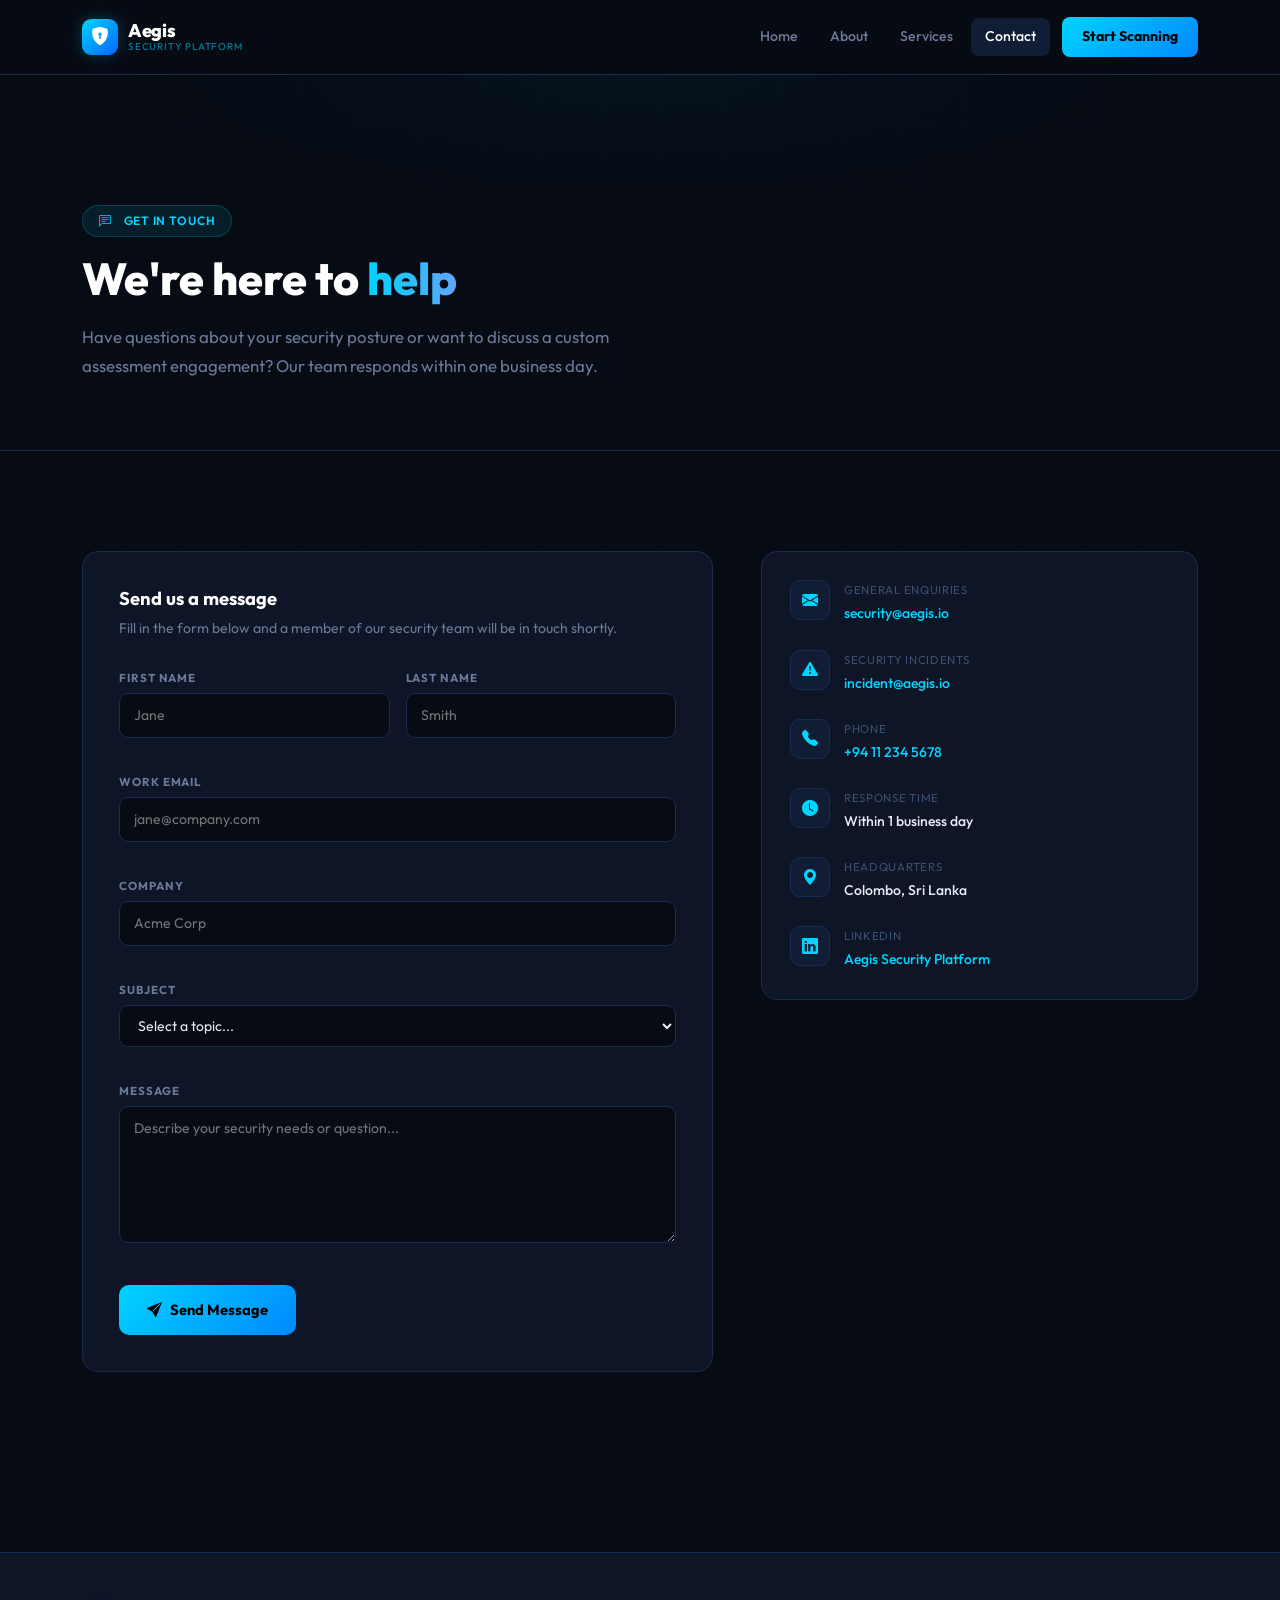
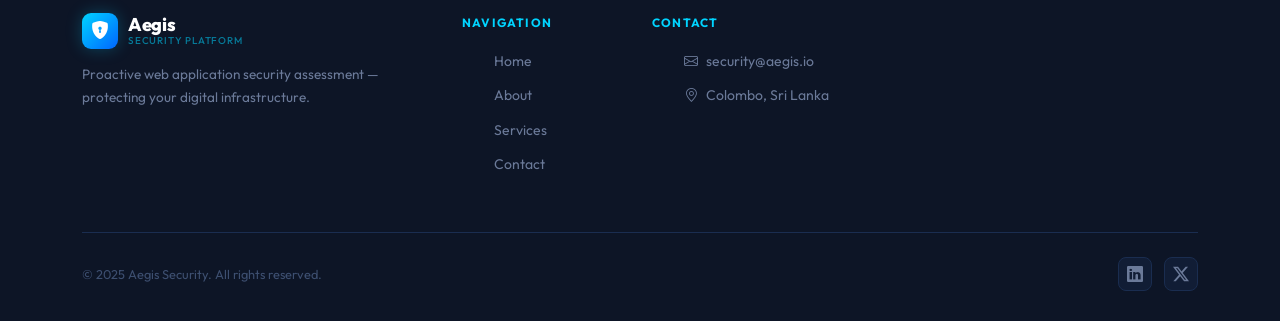
<file: frontend/contact.html>
<!DOCTYPE html>
<html lang="en">
<head>
  <meta charset="UTF-8"/>
  <meta name="viewport" content="width=device-width,initial-scale=1"/>
  <title>Contact — Aegis Security</title>
  <link href="https://cdn.jsdelivr.net/npm/bootstrap@5.3.3/dist/css/bootstrap.min.css" rel="stylesheet"/>
  <link href="https://cdn.jsdelivr.net/npm/bootstrap-icons@1.11.3/font/bootstrap-icons.min.css" rel="stylesheet"/>
  <link rel="stylesheet" href="css/global.css"/>
  <link rel="stylesheet" href="css/contact.css"/>
</head>
<body>

<!-- ══ NAVBAR ══════════════════════════════════════════ -->
<nav class="navbar navbar-expand-lg aegis-navbar fixed-top">
  <div class="container">
    <a class="navbar-brand" href="index.html">
      <div class="brand-icon"><i class="bi bi-shield-lock-fill"></i></div>
      <div class="brand-text">
        <span class="brand-name">Aegis</span>
        <span class="brand-sub">Security Platform</span>
      </div>
    </a>
    <button class="navbar-toggler" type="button" data-bs-toggle="collapse" data-bs-target="#navMenu">
      <span class="navbar-toggler-icon"></span>
    </button>
    <div class="collapse navbar-collapse" id="navMenu">
      <ul class="navbar-nav ms-auto align-items-lg-center gap-1">
        <li class="nav-item"><a class="nav-link" href="index.html">Home</a></li>
        <li class="nav-item"><a class="nav-link" href="about.html">About</a></li>
        <li class="nav-item"><a class="nav-link" href="services.html">Services</a></li>
        <li class="nav-item"><a class="nav-link active" href="contact.html">Contact</a></li>
        <li class="nav-item ms-lg-2"><a class="nav-link nav-cta" href="scanner.html">Start Scanning</a></li>
      </ul>
    </div>
  </div>
</nav>

<!-- ══ PAGE HERO ══════════════════════════════════════ -->
<section class="page-hero">
  <div class="container">
    <div class="sec-badge"><i class="bi bi-chat-left-text me-1"></i>Get in Touch</div>
    <h1 class="sec-title">We're here to <span class="hi">help</span></h1>
    <p class="sec-lead">Have questions about your security posture or want to discuss a custom assessment engagement? Our team responds within one business day.</p>
  </div>
</section>

<!-- ══ CONTACT BODY ═══════════════════════════════════ -->
<section class="sec-pad">
  <div class="container">
    <div class="row g-5">

      <!-- Form -->
      <div class="col-lg-7">
        <div class="contact-form-wrap">
          <h3>Send us a message</h3>
          <p>Fill in the form below and a member of our security team will be in touch shortly.</p>

          <div id="form-status" class="mb-4 hidden"></div>

          <div class="row g-3">
            <div class="col-sm-6">
              <div class="form-group-custom">
                <label class="form-label-custom">First Name</label>
                <input type="text" id="f-first" class="form-control-custom" placeholder="Jane"/>
              </div>
            </div>
            <div class="col-sm-6">
              <div class="form-group-custom">
                <label class="form-label-custom">Last Name</label>
                <input type="text" id="f-last" class="form-control-custom" placeholder="Smith"/>
              </div>
            </div>
            <div class="col-12">
              <div class="form-group-custom">
                <label class="form-label-custom">Work Email</label>
                <input type="email" id="f-email" class="form-control-custom" placeholder="jane@company.com"/>
              </div>
            </div>
            <div class="col-12">
              <div class="form-group-custom">
                <label class="form-label-custom">Company</label>
                <input type="text" id="f-company" class="form-control-custom" placeholder="Acme Corp"/>
              </div>
            </div>
            <div class="col-12">
              <div class="form-group-custom">
                <label class="form-label-custom">Subject</label>
                <select id="f-subject" class="form-control-custom">
                  <option value="">Select a topic...</option>
                  <option>Vulnerability Assessment Enquiry</option>
                  <option>Penetration Testing Quote</option>
                  <option>Compliance Reporting</option>
                  <option>Technical Support</option>
                  <option>Partnership</option>
                  <option>Other</option>
                </select>
              </div>
            </div>
            <div class="col-12">
              <div class="form-group-custom">
                <label class="form-label-custom">Message</label>
                <textarea id="f-message" class="form-control-custom" rows="5" placeholder="Describe your security needs or question..."></textarea>
              </div>
            </div>
            <div class="col-12">
              <button class="btn-primary-custom" onclick="submitForm()">
                <i class="bi bi-send-fill"></i> Send Message
              </button>
            </div>
          </div>
        </div>
      </div>

      <!-- Info -->
      <div class="col-lg-5">
        <div class="contact-info-card">
          <div class="info-item">
            <div class="info-icon"><i class="bi bi-envelope-fill"></i></div>
            <div>
              <div class="info-label">General Enquiries</div>
              <div class="info-val"><a href="mailto:security@aegis.io">security@aegis.io</a></div>
            </div>
          </div>
          <div class="info-item">
            <div class="info-icon"><i class="bi bi-exclamation-triangle-fill"></i></div>
            <div>
              <div class="info-label">Security Incidents</div>
              <div class="info-val"><a href="mailto:incident@aegis.io">incident@aegis.io</a></div>
            </div>
          </div>
          <div class="info-item">
            <div class="info-icon"><i class="bi bi-telephone-fill"></i></div>
            <div>
              <div class="info-label">Phone</div>
              <div class="info-val"><a href="tel:+94112345678">+94 11 234 5678</a></div>
            </div>
          </div>
          <div class="info-item">
            <div class="info-icon"><i class="bi bi-clock-fill"></i></div>
            <div>
              <div class="info-label">Response Time</div>
              <div class="info-val">Within 1 business day</div>
            </div>
          </div>
          <div class="info-item">
            <div class="info-icon"><i class="bi bi-geo-alt-fill"></i></div>
            <div>
              <div class="info-label">Headquarters</div>
              <div class="info-val">Colombo, Sri Lanka</div>
            </div>
          </div>
          <div class="info-item">
            <div class="info-icon"><i class="bi bi-linkedin"></i></div>
            <div>
              <div class="info-label">LinkedIn</div>
              <div class="info-val"><a href="#">Aegis Security Platform</a></div>
            </div>
          </div>
        </div>
      </div>

    </div>
  </div>
</section>

<!-- ══ FOOTER ══════════════════════════════════════════ -->
<footer>
  <div class="container">
    <div class="row g-4">
      <div class="col-lg-4">
        <a class="footer-brand" href="index.html">
          <div class="brand-icon"><i class="bi bi-shield-lock-fill"></i></div>
          <div class="brand-text"><span class="brand-name">Aegis</span><span class="brand-sub">Security Platform</span></div>
        </a>
        <p class="footer-desc">Proactive web application security assessment — protecting your digital infrastructure.</p>
      </div>
      <div class="col-lg-2 col-6">
        <p class="footer-h">Navigation</p>
        <ul class="footer-links">
          <li><a href="index.html">Home</a></li>
          <li><a href="about.html">About</a></li>
          <li><a href="services.html">Services</a></li>
          <li><a href="contact.html">Contact</a></li>
        </ul>
      </div>
      <div class="col-lg-3">
        <p class="footer-h">Contact</p>
        <ul class="footer-links">
          <li><a href="mailto:security@aegis.io"><i class="bi bi-envelope me-2"></i>security@aegis.io</a></li>
          <li><a href="#"><i class="bi bi-geo-alt me-2"></i>Colombo, Sri Lanka</a></li>
        </ul>
      </div>
    </div>
    <div class="footer-bottom">
      <span>© 2025 Aegis Security. All rights reserved.</span>
      <div class="footer-social">
        <a href="#" aria-label="LinkedIn"><i class="bi bi-linkedin"></i></a>
        <a href="#" aria-label="Twitter"><i class="bi bi-twitter-x"></i></a>
      </div>
    </div>
  </div>
</footer>

<script src="https://cdn.jsdelivr.net/npm/bootstrap@5.3.3/dist/js/bootstrap.bundle.min.js"></script>
<script src="js/global.js"></script>
<script src="js/contact.js"></script>
</body>
</html>
</file>
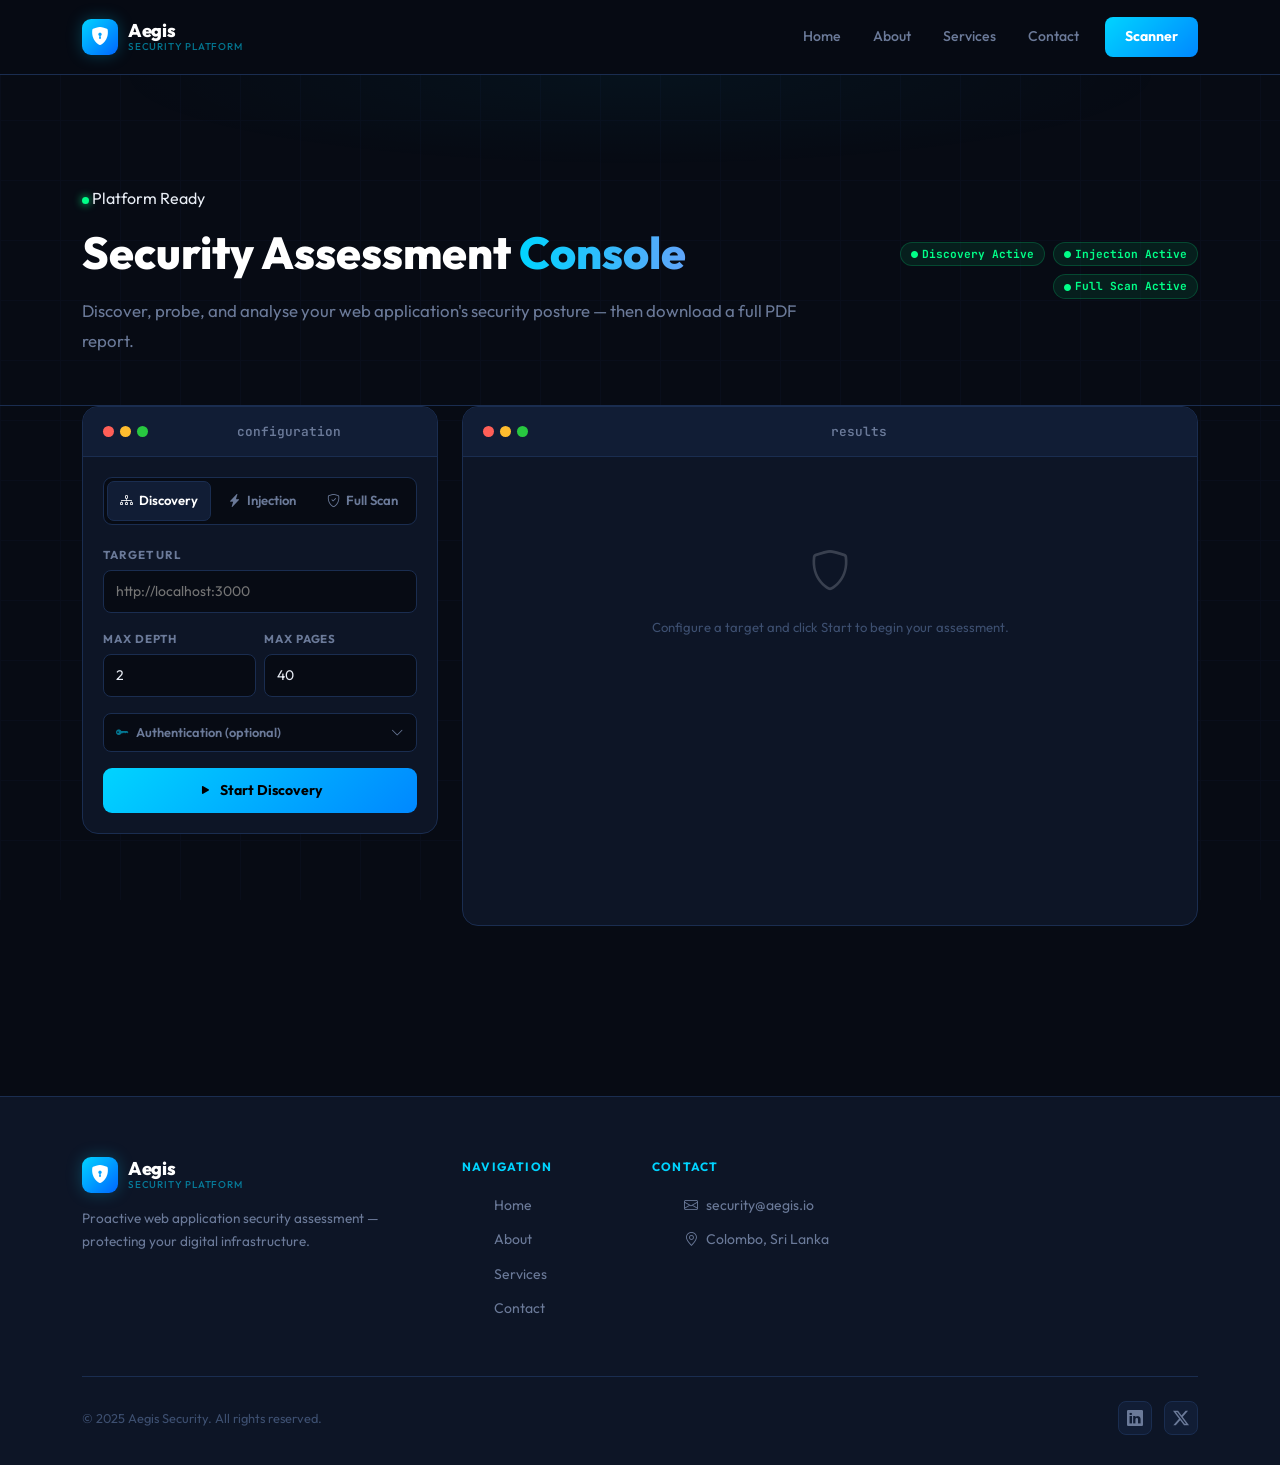
<file: frontend/scanner.html>
<!DOCTYPE html>
<html lang="en">
<head>
  <meta charset="UTF-8"/>
  <meta name="viewport" content="width=device-width,initial-scale=1"/>
  <title>Scanner — Aegis Security</title>
  <link href="https://cdn.jsdelivr.net/npm/bootstrap@5.3.3/dist/css/bootstrap.min.css" rel="stylesheet"/>
  <link href="https://cdn.jsdelivr.net/npm/bootstrap-icons@1.11.3/font/bootstrap-icons.min.css" rel="stylesheet"/>
  <link rel="stylesheet" href="css/global.css"/>
  <link rel="stylesheet" href="css/scanner.css"/>
</head>
<body>

<!-- NAVBAR -->
<nav class="navbar navbar-expand-lg aegis-navbar fixed-top">
  <div class="container">
    <a class="navbar-brand" href="index.html">
      <div class="brand-icon"><i class="bi bi-shield-lock-fill"></i></div>
      <div class="brand-text">
        <span class="brand-name">Aegis</span>
        <span class="brand-sub">Security Platform</span>
      </div>
    </a>
    <button class="navbar-toggler" type="button" data-bs-toggle="collapse" data-bs-target="#navMenu">
      <span class="navbar-toggler-icon"></span>
    </button>
    <div class="collapse navbar-collapse" id="navMenu">
      <ul class="navbar-nav ms-auto align-items-lg-center gap-1">
        <li class="nav-item"><a class="nav-link" href="index.html">Home</a></li>
        <li class="nav-item"><a class="nav-link" href="about.html">About</a></li>
        <li class="nav-item"><a class="nav-link" href="services.html">Services</a></li>
        <li class="nav-item"><a class="nav-link" href="contact.html">Contact</a></li>
        <li class="nav-item ms-lg-2"><a class="nav-link nav-cta active" href="scanner.html">Scanner</a></li>
      </ul>
    </div>
  </div>
</nav>

<!-- SCANNER HERO -->
<section class="scanner-hero">
  <div class="container">
    <div class="row align-items-center g-3">
      <div class="col-lg-8">
        <div class="hero-badge mb-3">
          <span class="live-dot"></span> Platform Ready
        </div>
        <h1 class="sec-title">Security Assessment <span class="hi">Console</span></h1>
        <p class="sec-lead" style="max-width:none">
          Discover, probe, and analyse your web application's security posture — then download a full PDF report.
        </p>
      </div>
      <div class="col-lg-4 text-lg-end">
        <div class="d-flex gap-2 justify-content-lg-end flex-wrap">
          <span class="cyber-badge green"><i class="bi bi-circle-fill me-1" style="font-size:7px"></i>Discovery Active</span>
          <span class="cyber-badge green"><i class="bi bi-circle-fill me-1" style="font-size:7px"></i>Injection Active</span>
          <span class="cyber-badge green"><i class="bi bi-circle-fill me-1" style="font-size:7px"></i>Full Scan Active</span>
        </div>
      </div>
    </div>
  </div>
</section>

<!-- SCANNER CONSOLE -->
<section style="padding:0 0 90px">
  <div class="container">
    <div class="row g-4">

      <!-- ── Config column ───────────────────────────────────── -->
      <div class="col-lg-4">
        <div class="scanner-panel">
          <div class="panel-header">
            <div class="p-dots">
              <span style="background:#ff5f57"></span>
              <span style="background:#febc2e"></span>
              <span style="background:#28c840"></span>
            </div>
            <span class="panel-title">configuration</span>
          </div>
          <div class="panel-body">

            <!-- Module tabs -->
            <div class="scanner-tabs" style="grid-template-columns:1fr 1fr 1fr">
              <button class="tab-btn active" onclick="switchTab('crawl')">
                <i class="bi bi-diagram-3"></i> Discovery
              </button>
              <button class="tab-btn" onclick="switchTab('payload')">
                <i class="bi bi-lightning-charge-fill"></i> Injection
              </button>
              <button class="tab-btn" onclick="switchTab('full')">
                <i class="bi bi-shield-check"></i> Full Scan
              </button>
            </div>

            <!-- ══════════════════════════════════════════════ -->
            <!-- DISCOVERY CONFIG                              -->
            <!-- ══════════════════════════════════════════════ -->
            <div id="crawl-config">
              <div class="mb-3">
                <label class="cyber-label">Target URL</label>
                <input type="url" id="crawl-url" class="cyber-input"
                       placeholder="http://localhost:3000"/>
              </div>
              <div class="row g-2 mb-3">
                <div class="col-6">
                  <label class="cyber-label">Max Depth</label>
                  <input type="number" id="crawl-depth" class="cyber-input" value="2" min="1" max="5"/>
                </div>
                <div class="col-6">
                  <label class="cyber-label">Max Pages</label>
                  <input type="number" id="crawl-maxurls" class="cyber-input" value="40" min="5" max="200"/>
                </div>
              </div>

              <!-- Auth toggle -->
              <div class="mb-3">
                <button class="btn-auth-toggle" id="crawl-auth-toggle"
                        onclick="toggleAuth('crawl')">
                  <span style="display:flex;align-items:center;gap:7px">
                    <i class="bi bi-key-fill" style="color:var(--cyan-dim)"></i>
                    Authentication (optional)
                  </span>
                  <i class="bi bi-chevron-down" id="crawl-auth-chevron"></i>
                </button>

                <!-- Auth panel — hidden by default -->
                <div id="crawl-auth-section" class="hidden">
                  <div class="auth-panel">
                    <div class="mb-2">
                      <label class="cyber-label">Auth Type</label>
                      <select id="crawl-auth-type" class="cyber-input cyber-select"
                              onchange="buildAuthFields('crawl')">
                        <option value="none">None</option>
                        <option value="cookie">Session Cookie</option>
                        <option value="bearer">Bearer Token</option>
                        <option value="basic">HTTP Basic</option>
                        <option value="dvwa">DVWA Auto-Login</option>
                        <option value="form">Generic Form Login</option>
                      </select>
                    </div>
                    <!-- Dynamic fields injected here by buildAuthFields() -->
                    <div id="crawl-auth-fields"></div>
                    <!-- Pass / fail badge injected here by _setAuthBadge() -->
                    <div id="crawl-auth-badge"></div>
                    <button class="btn-auth-test" id="crawl-auth-test-btn"
                            onclick="testAuth('crawl')">
                      <i class="bi bi-shield-check me-1"></i> Test Auth
                    </button>
                  </div>
                </div>
              </div>

              <button class="btn-cyber" id="crawl-btn" onclick="startCrawl()">
                <i class="bi bi-play-fill"></i> Start Discovery
              </button>
            </div><!-- /crawl-config -->

            <!-- ══════════════════════════════════════════════ -->
            <!-- INJECTION CONFIG                              -->
            <!-- ══════════════════════════════════════════════ -->
            <div id="payload-config" class="hidden">
              <div class="mb-3">
                <label class="cyber-label">Target URL</label>
                <input type="url" id="payload-url" class="cyber-input"
                       placeholder="http://localhost:3000/page?id=1"/>
                <div style="font-size:.7rem;color:var(--text-muted);font-family:var(--font-mono);margin-top:5px">
                  Include a query parameter, e.g. ?id=1
                </div>
              </div>
              <div class="mb-3">
                <label class="cyber-label">Test Profile</label>
                <select id="payload-type" class="cyber-input cyber-select">
                  <option value="both">Full Profile (SQLi + XSS)</option>
                  <option value="sqli">SQL Injection</option>
                  <option value="xss">Cross-Site Scripting</option>
                </select>
              </div>
              <div class="mb-3">
                <label class="cyber-label">Max Tests</label>
                <input type="number" id="payload-max" class="cyber-input" value="20" min="5" max="100"/>
              </div>

              <!-- Auth toggle -->
              <div class="mb-3">
                <button class="btn-auth-toggle" id="payload-auth-toggle"
                        onclick="toggleAuth('payload')">
                  <span style="display:flex;align-items:center;gap:7px">
                    <i class="bi bi-key-fill" style="color:var(--cyan-dim)"></i>
                    Authentication (optional)
                  </span>
                  <i class="bi bi-chevron-down" id="payload-auth-chevron"></i>
                </button>

                <div id="payload-auth-section" class="hidden">
                  <div class="auth-panel">
                    <div class="mb-2">
                      <label class="cyber-label">Auth Type</label>
                      <select id="payload-auth-type" class="cyber-input cyber-select"
                              onchange="buildAuthFields('payload')">
                        <option value="none">None</option>
                        <option value="cookie">Session Cookie</option>
                        <option value="bearer">Bearer Token</option>
                        <option value="basic">HTTP Basic</option>
                        <option value="dvwa">DVWA Auto-Login</option>
                        <option value="form">Generic Form Login</option>
                      </select>
                    </div>
                    <div id="payload-auth-fields"></div>
                    <div id="payload-auth-badge"></div>
                    <button class="btn-auth-test" id="payload-auth-test-btn"
                            onclick="testAuth('payload')">
                      <i class="bi bi-shield-check me-1"></i> Test Auth
                    </button>
                  </div>
                </div>
              </div>

              <button class="btn-cyber green" id="payload-btn" onclick="startPayload()">
                <i class="bi bi-lightning-charge-fill"></i> Run Assessment
              </button>
              <div class="warn-box mt-3">
                <i class="bi bi-shield-exclamation me-1"></i>
                Only assess applications you own or have written authorisation to test.
              </div>
            </div><!-- /payload-config -->

            <!-- ══════════════════════════════════════════════ -->
            <!-- FULL SCAN CONFIG                              -->
            <!-- ══════════════════════════════════════════════ -->
            <div id="full-config" class="hidden">
              <div class="mb-3">
                <label class="cyber-label">Target URL</label>
                <input type="url" id="full-url" class="cyber-input"
                       placeholder="http://localhost:3000"/>
              </div>
              <div class="row g-2 mb-3">
                <div class="col-6">
                  <label class="cyber-label">Crawl Depth</label>
                  <input type="number" id="full-depth" class="cyber-input" value="2" min="1" max="5"/>
                </div>
                <div class="col-6">
                  <label class="cyber-label">Max Pages</label>
                  <input type="number" id="full-maxurls" class="cyber-input" value="40" min="5" max="200"/>
                </div>
              </div>
              <div class="row g-2 mb-3">
                <div class="col-6">
                  <label class="cyber-label">Test Targets</label>
                  <input type="number" id="full-targets" class="cyber-input" value="10" min="1" max="50"/>
                </div>
                <div class="col-6">
                  <label class="cyber-label">Profile</label>
                  <select id="full-payload-type" class="cyber-input cyber-select">
                    <option value="both">SQLi + XSS</option>
                    <option value="sqli">SQLi Only</option>
                    <option value="xss">XSS Only</option>
                  </select>
                </div>
              </div>

              <!-- Auth toggle -->
              <div class="mb-3">
                <button class="btn-auth-toggle" id="full-auth-toggle"
                        onclick="toggleAuth('full')">
                  <span style="display:flex;align-items:center;gap:7px">
                    <i class="bi bi-key-fill" style="color:var(--cyan-dim)"></i>
                    Authentication (optional)
                  </span>
                  <i class="bi bi-chevron-down" id="full-auth-chevron"></i>
                </button>

                <div id="full-auth-section" class="hidden">
                  <div class="auth-panel">
                    <div class="mb-2">
                      <label class="cyber-label">Auth Type</label>
                      <select id="full-auth-type" class="cyber-input cyber-select"
                              onchange="buildAuthFields('full')">
                        <option value="none">None</option>
                        <option value="cookie">Session Cookie</option>
                        <option value="bearer">Bearer Token</option>
                        <option value="basic">HTTP Basic</option>
                        <option value="dvwa">DVWA Auto-Login</option>
                        <option value="form">Generic Form Login</option>
                      </select>
                    </div>
                    <div id="full-auth-fields"></div>
                    <div id="full-auth-badge"></div>
                    <button class="btn-auth-test" id="full-auth-test-btn"
                            onclick="testAuth('full')">
                      <i class="bi bi-shield-check me-1"></i> Test Auth
                    </button>
                  </div>
                </div>
              </div>

              <button class="btn-cyber" id="full-btn" onclick="startFullScan()"
                      style="background:linear-gradient(135deg,#8b5cf6,#6366f1)">
                <i class="bi bi-shield-check"></i> Run Full Scan
              </button>
              <div class="warn-box mt-3">
                <i class="bi bi-shield-exclamation me-1"></i>
                Full scans may take several minutes. Only test applications
                you own or have written authorisation to test.
              </div>
            </div><!-- /full-config -->

          </div><!-- /panel-body -->
        </div><!-- /scanner-panel -->

        <!-- Tip card shown after crawl -->
        <div id="crawl-tip" class="tip-card hidden">
          <p><i class="bi bi-lightbulb-fill me-2" style="color:var(--cyan)"></i>
            Discovery complete. Switch to <strong style="color:#fff">Injection</strong> to probe
            individual URLs, or <strong style="color:#fff">Full Scan</strong> for a complete
            automated assessment with a downloadable report.</p>
        </div>
      </div><!-- /col-lg-4 -->

      <!-- ── Results column ──────────────────────────────────── -->
      <div class="col-lg-8">
        <div class="scanner-panel" style="min-height:520px">
          <div class="panel-header">
            <div class="p-dots">
              <span style="background:#ff5f57"></span>
              <span style="background:#febc2e"></span>
              <span style="background:#28c840"></span>
            </div>
            <span class="panel-title" id="results-title">results</span>
          </div>
          <div class="panel-body" id="results-body">

            <!-- Empty state -->
            <div id="empty-state" class="empty-state">
              <div class="empty-icon"><i class="bi bi-shield"></i></div>
              <p>Configure a target and click Start to begin your assessment.</p>
            </div>

            <!-- Status bar -->
            <div id="status-bar" class="status-bar hidden mb-4"></div>

            <!--
              Report bar: visibility controlled entirely by JS (style.display = 'flex' / 'none').
              Do NOT use the .hidden CSS class here — inline display:none takes precedence
              and avoids the specificity conflict that caused the bar to always be visible.
            -->
            <div id="report-bar" class="mb-4"
                 style="display:none;align-items:center;gap:10px;
                        padding:12px 16px;background:var(--surface);
                        border:1px solid var(--border);border-radius:9px;flex-wrap:wrap">
              <span style="font-size:.82rem;color:var(--text-dim);flex:1">
                <i class="bi bi-file-earmark-text-fill me-2" style="color:var(--cyan)"></i>
                Report ready — download below
              </span>
              <button id="dl-html" class="btn-cyber"
                      style="width:auto;padding:7px 16px;font-size:.8rem">
                <i class="bi bi-filetype-html"></i> HTML Report
              </button>
              <button id="dl-pdf" class="btn-cyber green"
                      style="width:auto;padding:7px 16px;font-size:.8rem">
                <i class="bi bi-file-pdf-fill"></i> PDF Report
              </button>
            </div>

            <!-- Discovery results -->
            <div id="crawl-results" class="hidden">
              <div class="stats-grid" id="crawl-stats"></div>
              <div class="result-header">
                <h6>Discovered Pages</h6>
                <span class="cyber-badge" id="crawl-url-count"></span>
              </div>
              <div class="url-scroll" id="url-list"></div>
              <div id="failed-section" class="hidden" style="margin-top:20px">
                <div class="result-header">
                  <h6>Unreachable Endpoints</h6>
                  <span class="cyber-badge red" id="failed-count"></span>
                </div>
                <div class="url-scroll" id="failed-list"></div>
              </div>
            </div>

            <!-- Injection results -->
            <div id="payload-results" class="hidden">
              <div class="stats-grid" id="payload-stats"></div>
              <div class="result-header mb-3">
                <h6>Assessment Findings</h6>
                <span class="cyber-badge yellow" id="payload-count"></span>
              </div>
              <div id="payload-list" style="max-height:420px;overflow-y:auto"></div>
            </div>

            <!-- Full Scan results -->
            <div id="full-results" class="hidden">
              <div class="stats-grid" id="full-stats"></div>

              <div id="full-risk-badge" class="mb-4"></div>

              <!-- Clean message — shown when findings = 0 -->
              <div id="full-clean-msg" class="hidden" style="text-align:center;padding:40px 20px">
                <div style="font-size:2.5rem;color:var(--green);margin-bottom:12px">&#10003;</div>
                <p style="font-size:.9rem;color:var(--text-dim)">
                  No vulnerabilities detected in this scan pass. Continue regular assessments
                  as part of your security programme.
                </p>
              </div>

              <!--
                hidden class present by default — JS removes it when findings exist.
                Prevents the "Confirmed Findings" header flashing before results load.
              -->
              <div id="full-findings-section" class="hidden">
                <div class="result-header mb-3">
                  <h6>Confirmed Findings</h6>
                  <span class="cyber-badge red" id="full-findings-count"></span>
                </div>
                <div id="full-findings-tbody" style="max-height:380px;overflow-y:auto"></div>
              </div>

              <!-- Recommendations -->
              <div id="full-recs-section" class="hidden" style="margin-top:24px">
                <div class="result-header mb-2">
                  <h6>Recommendations</h6>
                </div>
                <ul id="full-recs-list" style="list-style:none;padding:0"></ul>
              </div>
            </div><!-- /full-results -->

          </div><!-- /panel-body -->
        </div><!-- /scanner-panel -->
      </div><!-- /col-lg-8 -->

    </div><!-- /row -->
  </div><!-- /container -->
</section>

<!-- FOOTER -->
<footer>
  <div class="container">
    <div class="row g-4">
      <div class="col-lg-4">
        <a class="footer-brand" href="index.html">
          <div class="brand-icon"><i class="bi bi-shield-lock-fill"></i></div>
          <div class="brand-text">
            <span class="brand-name">Aegis</span>
            <span class="brand-sub">Security Platform</span>
          </div>
        </a>
        <p class="footer-desc">Proactive web application security assessment — protecting your digital infrastructure.</p>
      </div>
      <div class="col-lg-2 col-6">
        <p class="footer-h">Navigation</p>
        <ul class="footer-links">
          <li><a href="index.html">Home</a></li>
          <li><a href="about.html">About</a></li>
          <li><a href="services.html">Services</a></li>
          <li><a href="contact.html">Contact</a></li>
        </ul>
      </div>
      <div class="col-lg-3">
        <p class="footer-h">Contact</p>
        <ul class="footer-links">
          <li><a href="mailto:security@aegis.io"><i class="bi bi-envelope me-2"></i>security@aegis.io</a></li>
          <li><a href="#"><i class="bi bi-geo-alt me-2"></i>Colombo, Sri Lanka</a></li>
        </ul>
      </div>
    </div>
    <div class="footer-bottom">
      <span>© 2025 Aegis Security. All rights reserved.</span>
      <div class="footer-social">
        <a href="#" aria-label="LinkedIn"><i class="bi bi-linkedin"></i></a>
        <a href="#" aria-label="Twitter"><i class="bi bi-twitter-x"></i></a>
      </div>
    </div>
  </div>
</footer>

<script src="https://cdn.jsdelivr.net/npm/bootstrap@5.3.3/dist/js/bootstrap.bundle.min.js"></script>
<script src="js/global.js"></script>
<script src="js/scanner.js"></script>
</body>
</html>
</file>
<file: frontend/css/global.css>
/* ═══════════════════════════════════════════════════════
   AEGIS SECURITY — Global Stylesheet
   Shared: variables, reset, navbar, footer, utilities
════════════════════════════════════════════════════════ */
@import url('https://fonts.googleapis.com/css2?family=Outfit:wght@300;400;500;600;700;800;900&family=JetBrains+Mono:wght@400;500;700&display=swap');

:root {
  --bg:          #070b14;
  --bg2:         #0a1020;
  --surface:     #0d1526;
  --surface2:    #111d35;
  --border:      #1a2d50;
  --border-glow: #00d4ff33;
  --cyan:        #00d4ff;
  --cyan-dim:    #00d4ff88;
  --cyan-glow:   #00d4ff18;
  --green:       #00ff88;
  --green-dim:   #00ff8866;
  --red:         #ff4757;
  --yellow:      #ffd32a;
  --text:        #e8edf5;
  --text-dim:    #6b7a99;
  --text-muted:  #3d4f70;
  --radius:      10px;
  --radius-lg:   16px;
  --font:        'Outfit', sans-serif;
  --font-mono:   'JetBrains Mono', monospace;
  --t:           0.25s cubic-bezier(0.4,0,0.2,1);
  --shadow-c:    0 0 30px #00d4ff18, 0 4px 20px #00000060;
}

*,*::before,*::after { box-sizing: border-box; margin:0; padding:0; }
html { scroll-behavior: smooth; }
body {
  font-family: var(--font);
  background: var(--bg);
  color: var(--text);
  line-height: 1.65;
  overflow-x: hidden;
}
body::before {
  content:''; position:fixed; inset:0;
  background-image:
    linear-gradient(var(--border) 1px,transparent 1px),
    linear-gradient(90deg,var(--border) 1px,transparent 1px);
  background-size:60px 60px; opacity:.12; pointer-events:none; z-index:0;
}
main,section,.container,.navbar,footer,header { position:relative; z-index:1; }
a { color:var(--cyan); text-decoration:none; transition:color var(--t); }
a:hover { color:#fff; }
h1,h2,h3,h4,h5,h6 { font-family:var(--font); font-weight:700; color:#fff; }
img { max-width:100%; }
::-webkit-scrollbar { width:5px; }
::-webkit-scrollbar-track { background:var(--bg); }
::-webkit-scrollbar-thumb { background:var(--border); border-radius:3px; }
::-webkit-scrollbar-thumb:hover { background:var(--cyan-dim); }

/* ── NAVBAR ─────────────────────────────────────────── */
.aegis-navbar {
  background: rgba(7,11,20,.95) !important;
  backdrop-filter: blur(20px);
  border-bottom: 1px solid var(--border);
  padding: 14px 0;
  transition: padding var(--t), box-shadow var(--t);
}
.aegis-navbar.scrolled { padding:8px 0; box-shadow:0 4px 30px #00000080; }

.navbar-brand {
  display:flex; align-items:center; gap:10px;
  font-weight:800; font-size:1.2rem;
  color:#fff !important; letter-spacing:-.02em;
  text-decoration:none;
}
.brand-icon {
  width:36px; height:36px;
  background:linear-gradient(135deg,var(--cyan),#0066ff);
  border-radius:9px;
  display:flex; align-items:center; justify-content:center;
  font-size:18px; color:#fff;
  box-shadow:0 0 16px #00d4ff40;
  flex-shrink:0;
}
.brand-text { display:flex; flex-direction:column; line-height:1.1; }
.brand-name { color:#fff; font-size:1.15rem; font-weight:800; letter-spacing:-.02em; }
.brand-sub  { color:var(--cyan-dim); font-size:.62rem; font-weight:500; letter-spacing:.08em; text-transform:uppercase; }

.nav-link {
  color:var(--text-dim) !important;
  font-weight:500; font-size:.88rem;
  padding:7px 14px !important;
  border-radius:8px;
  transition:all var(--t);
}
.nav-link:hover,.nav-link.active { color:#fff !important; background:var(--surface2); }

.nav-cta {
  background:linear-gradient(135deg,var(--cyan),#0088ff) !important;
  color:#000 !important; font-weight:700 !important;
  padding:8px 20px !important; border-radius:8px !important;
}
.nav-cta:hover { opacity:.9; color:#000 !important; }

.navbar-toggler { border:1px solid var(--border) !important; border-radius:7px !important; }
.navbar-toggler:focus { box-shadow:none !important; }
.navbar-toggler-icon {
  background-image: url("data:image/svg+xml,%3csvg xmlns='http://www.w3.org/2000/svg' viewBox='0 0 30 30'%3e%3cpath stroke='rgba(255,255,255,0.8)' stroke-linecap='round' stroke-miterlimit='10' stroke-width='2' d='M4 7h22M4 15h22M4 23h22'/%3e%3c/svg%3e") !important;
}

/* ── FOOTER ─────────────────────────────────────────── */
footer {
  background:var(--surface);
  border-top:1px solid var(--border);
  padding:60px 0 30px;
  margin-top:80px;
}
.footer-brand { display:flex; align-items:center; gap:10px; margin-bottom:14px; text-decoration:none; }
.footer-desc { font-size:.85rem; color:var(--text-dim); line-height:1.7; max-width:300px; }
.footer-h { font-size:.75rem; font-weight:700; color:var(--cyan); letter-spacing:.1em; text-transform:uppercase; margin-bottom:14px; }
.footer-links { list-style:none; display:flex; flex-direction:column; gap:8px; }
.footer-links li a { font-size:.875rem; color:var(--text-dim); transition:color var(--t); }
.footer-links li a:hover { color:#fff; }
.footer-bottom {
  border-top:1px solid var(--border);
  margin-top:40px; padding-top:24px;
  display:flex; justify-content:space-between; align-items:center;
  flex-wrap:wrap; gap:10px;
  font-size:.8rem; color:var(--text-muted);
}
.footer-social { display:flex; gap:12px; }
.footer-social a {
  width:34px; height:34px; border-radius:8px;
  background:var(--surface2); border:1px solid var(--border);
  display:flex; align-items:center; justify-content:center;
  color:var(--text-dim); font-size:1rem; transition:all var(--t);
}
.footer-social a:hover { color:#fff; border-color:var(--cyan-dim); background:var(--cyan-glow); }

/* ── SHARED SECTION ─────────────────────────────────── */
.sec-pad { padding:100px 0; }
.sec-badge {
  display:inline-flex; align-items:center; gap:8px;
  background:var(--cyan-glow); border:1px solid var(--border-glow);
  border-radius:100px; padding:5px 16px;
  font-size:.75rem; font-weight:600; color:var(--cyan);
  letter-spacing:.06em; text-transform:uppercase; margin-bottom:20px;
}
.sec-title { font-size:clamp(1.9rem,4vw,2.8rem); font-weight:800; line-height:1.18; margin-bottom:16px; }
.sec-lead { font-size:1.05rem; color:var(--text-dim); max-width:560px; line-height:1.75; margin-bottom:0; }
.hi { background:linear-gradient(90deg,var(--cyan),#60a5fa); -webkit-background-clip:text; -webkit-text-fill-color:transparent; background-clip:text; }

/* ── BUTTONS ────────────────────────────────────────── */
.btn-primary-custom {
  display:inline-flex; align-items:center; gap:8px;
  background:linear-gradient(135deg,var(--cyan),#0088ff);
  color:#000 !important; font-weight:700; font-size:.92rem;
  padding:13px 28px; border-radius:10px; border:none; cursor:pointer;
  transition:all var(--t); text-decoration:none;
}
.btn-primary-custom:hover { transform:translateY(-2px); box-shadow:0 8px 24px #00d4ff30; color:#000 !important; }
.btn-outline-custom {
  display:inline-flex; align-items:center; gap:8px;
  background:transparent; color:var(--text) !important;
  border:1px solid var(--border); font-weight:600; font-size:.92rem;
  padding:13px 28px; border-radius:10px; cursor:pointer;
  transition:all var(--t); text-decoration:none;
}
.btn-outline-custom:hover { border-color:var(--cyan-dim); color:#fff !important; background:var(--cyan-glow); }

/* ── LIVE DOT ───────────────────────────────────────── */
.live-dot {
  width:7px; height:7px; border-radius:50%; background:var(--green);
  display:inline-block;
  box-shadow:0 0 8px var(--green);
  animation:pulse 2s ease-in-out infinite;
}
@keyframes pulse {
  0%,100% { opacity:1; box-shadow:0 0 8px var(--green); }
  50%      { opacity:.6; box-shadow:0 0 16px var(--green); }
}

/* ── CYBER CARD ─────────────────────────────────────── */
.cyber-card {
  background:var(--surface);
  border:1px solid var(--border);
  border-radius:var(--radius-lg);
  padding:28px;
  transition:border-color var(--t), box-shadow var(--t);
}
.cyber-card:hover { border-color:var(--border-glow); box-shadow:var(--shadow-c); }

/* ── PAGE HERO (inner pages) ────────────────────────── */
.page-hero {
  padding:130px 0 70px;
  border-bottom:1px solid var(--border);
  background:radial-gradient(ellipse 60% 50% at 50% 0%,#00d4ff0a 0%,transparent 70%);
}
.page-hero .sec-badge { margin-bottom:16px; }

/* utility */
.hidden { display:none !important; }
.text-cyan { color:var(--cyan) !important; }
.text-green { color:var(--green) !important; }
.text-muted-custom { color:var(--text-dim); }
</file>
<file: frontend/css/contact.css>
/* ── CONTACT PAGE ───────────────────────────────────── */

.contact-form-wrap {
  background:var(--surface); border:1px solid var(--border);
  border-radius:var(--radius-lg); padding:36px;
}
.contact-form-wrap h3 { font-size:1.15rem; margin-bottom:6px; }
.contact-form-wrap > p { font-size:.875rem; color:var(--text-dim); margin-bottom:28px; }

.form-label-custom {
  display:block;
  font-size:.72rem; font-weight:700;
  color:var(--text-dim); text-transform:uppercase; letter-spacing:.08em;
  margin-bottom:6px;
}
.form-control-custom {
  width:100%;
  background:var(--bg); border:1px solid var(--border);
  border-radius:9px; color:var(--text);
  font-family:var(--font); font-size:.875rem;
  padding:10px 14px; outline:none;
  transition:border-color var(--t);
}
.form-control-custom:focus { border-color:var(--cyan-dim); box-shadow:0 0 0 3px var(--cyan-glow); }
textarea.form-control-custom { resize:vertical; min-height:120px; }

.form-group-custom { margin-bottom:18px; }

.contact-info-card {
  background:var(--surface); border:1px solid var(--border);
  border-radius:var(--radius-lg); padding:28px;
  display:flex; flex-direction:column; gap:24px;
}
.info-item {
  display:flex; align-items:flex-start; gap:14px;
}
.info-icon {
  width:40px; height:40px; flex-shrink:0;
  border-radius:10px; border:1px solid var(--border);
  background:var(--surface2);
  display:flex; align-items:center; justify-content:center;
  font-size:1rem; color:var(--cyan);
}
.info-label { font-size:.72rem; color:var(--text-muted); text-transform:uppercase; letter-spacing:.06em; margin-bottom:3px; }
.info-val { font-size:.875rem; color:var(--text); font-weight:500; }

#form-status { font-size:.85rem; padding:10px 14px; border-radius:8px; border:1px solid transparent; }
#form-status.ok    { background:#00ff8810; border-color:#00ff8830; color:var(--green); }
#form-status.error { background:#ff475710; border-color:#ff475730; color:#ffa198; }
</file>
<file: frontend/css/scanner.css>
/* ── SCANNER PAGE ───────────────────────────────────── */

.scanner-hero {
  padding: 110px 0 50px;
  background: radial-gradient(ellipse 60% 40% at 50% 0%, #00d4ff0a 0%, transparent 70%);
  border-bottom: 1px solid var(--border);
}
.scanner-hero .hero-badge { margin-bottom:16px; }

/* Panel */
.scanner-panel {
  background: var(--surface);
  border: 1px solid var(--border);
  border-radius: var(--radius-lg);
  overflow: hidden;
}
.panel-header {
  display: flex; align-items: center; gap:12px;
  padding: 14px 20px;
  border-bottom: 1px solid var(--border);
  background: var(--surface2);
}
.p-dots { display:flex; gap:6px; }
.p-dots span { width:11px; height:11px; border-radius:50%; display:block; }
.panel-title { font-size:.8rem; font-weight:600; color:var(--text-dim); font-family:var(--font-mono); flex:1; text-align:center; }
.panel-body { padding:20px; }

/* Module tabs */
.scanner-tabs {
  display:grid; grid-template-columns:1fr 1fr;
  background:var(--bg);
  border:1px solid var(--border);
  border-radius:9px; padding:3px;
  margin-bottom:20px;
}
.tab-btn {
  background:transparent; border:none; cursor:pointer;
  font-family:var(--font); font-size:.82rem; font-weight:600;
  color:var(--text-dim);
  padding:8px 12px; border-radius:7px;
  transition:all var(--t); display:flex; align-items:center; justify-content:center; gap:6px;
}
.tab-btn:hover { color:#fff; }
.tab-btn.active { background:var(--surface2); color:#fff; border:1px solid var(--border); }

/* Inputs */
.cyber-label {
  display:block;
  font-size:.72rem; font-weight:700;
  color:var(--text-dim); text-transform:uppercase; letter-spacing:.08em;
  margin-bottom:6px;
}
.cyber-input, .cyber-select {
  width:100%;
  background:var(--bg); border:1px solid var(--border);
  border-radius:8px; color:var(--text);
  font-family:var(--font); font-size:.875rem;
  padding:9px 12px; outline:none;
  transition:border-color var(--t);
  -webkit-appearance:none;
}
.cyber-input:focus,.cyber-select:focus { border-color:var(--cyan-dim); box-shadow:0 0 0 3px var(--cyan-glow); }
.cyber-select { background-image:url("data:image/svg+xml,%3Csvg xmlns='http://www.w3.org/2000/svg' width='12' height='8' viewBox='0 0 12 8'%3E%3Cpath fill='%236b7a99' d='M6 8L0 0h12z'/%3E%3C/svg%3E"); background-repeat:no-repeat; background-position:right 12px center; padding-right:32px; cursor:pointer; }

/* Buttons */
.btn-cyber {
  width:100%; border:none; cursor:pointer;
  background:linear-gradient(135deg,var(--cyan),#0088ff);
  color:#000; font-weight:700; font-size:.88rem;
  padding:11px; border-radius:9px;
  display:flex; align-items:center; justify-content:center; gap:8px;
  transition:all var(--t); font-family:var(--font);
}
.btn-cyber:hover:not(:disabled) { transform:translateY(-1px); box-shadow:0 6px 20px #00d4ff30; }
.btn-cyber:disabled { opacity:.5; cursor:not-allowed; }
.btn-cyber.green { background:linear-gradient(135deg,var(--green),#00cc66); }

/* Status bar */
.status-bar {
  display:flex; align-items:center; gap:10px;
  padding:11px 16px; border-radius:9px;
  font-size:.83rem; border-left:3px solid transparent;
  background:var(--bg); border:1px solid var(--border);
}
.status-bar.info  { border-left-color:var(--cyan); }
.status-bar.ok    { border-left-color:var(--green); }
.status-bar.error { border-left-color:var(--red); color:#ffa198; }
.status-bar.warn  { border-left-color:var(--yellow); color:var(--yellow); }
.spinner {
  width:15px; height:15px;
  border:2px solid var(--border);
  border-top-color:var(--cyan);
  border-radius:50%;
  animation:spin .7s linear infinite; flex-shrink:0;
}
@keyframes spin { to { transform:rotate(360deg); } }

/* Stats grid */
.stats-grid {
  display:grid; grid-template-columns:repeat(auto-fit,minmax(90px,1fr));
  gap:10px; margin-bottom:20px;
}
.stat-pill {
  background:var(--bg); border:1px solid var(--border);
  border-radius:10px; padding:12px 10px;
  text-align:center;
}
.stat-pill.green { border-color:#00ff8820; background:#00ff8808; }
.stat-pill.red   { border-color:#ff475720; background:#ff475708; }
.stat-pill.yellow{ border-color:#ffd32a20; background:#ffd32a08; }
.sv { display:block; font-size:1.3rem; font-weight:800; color:#fff; line-height:1; }
.sl { display:block; font-size:.68rem; color:var(--text-muted); margin-top:4px; text-transform:uppercase; letter-spacing:.06em; }

/* Result list */
.result-header {
  display:flex; align-items:center; gap:10px; margin-bottom:10px;
}
.result-header h6 { font-size:.85rem; font-weight:700; color:#fff; margin:0; }
.cyber-badge {
  background:#00d4ff15; color:var(--cyan);
  border:1px solid #00d4ff30; border-radius:20px;
  font-size:.7rem; font-weight:700; padding:2px 10px;
  font-family:var(--font-mono);
}
.cyber-badge.red    { background:#ff475715; color:#ffa198; border-color:#ff475730; }
.cyber-badge.yellow { background:#ffd32a15; color:var(--yellow); border-color:#ffd32a30; }
.cyber-badge.green  { background:#00ff8815; color:var(--green); border-color:#00ff8830; }

.url-scroll {
  max-height:280px; overflow-y:auto;
  display:flex; flex-direction:column; gap:4px;
}
.url-item {
  display:flex; align-items:center; gap:8px;
  background:var(--bg); border:1px solid var(--border);
  border-radius:7px; padding:7px 12px;
  font-size:.78rem; word-break:break-all;
  transition:border-color var(--t);
}
.url-item:hover { border-color:var(--border-glow); }
.url-item a { color:var(--cyan); text-decoration:none; }
.url-item a:hover { color:#fff; }
.udot { font-size:.5rem; color:var(--green); flex-shrink:0; }
.udot.fail { color:var(--red); }

/* Payload cards */
.payload-card {
  background:var(--bg); border:1px solid var(--border);
  border-radius:9px; padding:14px 16px;
  margin-bottom:8px; font-size:.78rem;
}
.payload-card.vuln { border-color:#ff475730; background:#ff475708; }
.pc-url { color:var(--text-dim); margin-bottom:5px; word-break:break-all; }
.pc-pl  { font-family:var(--font-mono); color:var(--cyan-dim); margin-bottom:6px; word-break:break-all; }
.pc-stat { display:flex; flex-wrap:wrap; align-items:center; gap:8px; }
.pc-safe { color:var(--green); font-weight:600; }
.pc-vuln { color:var(--red); font-weight:600; }
.pc-err  { color:var(--yellow); font-weight:600; }

/* warning box */
.warn-box {
  margin-top:10px; padding:10px 12px;
  background:var(--bg); border:1px solid #ff475730;
  border-radius:8px; font-size:.72rem; color:#ffa198;
}

/* Tip card */
.tip-card {
  background:var(--surface); border:1px solid var(--border);
  border-radius:var(--radius); padding:14px 16px; margin-top:12px;
}
.tip-card p { font-size:.78rem; color:var(--text-dim); margin:0; }

/* Empty state */
.empty-state { text-align:center; padding:60px 20px; }
.empty-icon { font-size:2.5rem; opacity:.2; margin-bottom:14px; }
.empty-state p { font-size:.82rem; color:var(--text-muted); }
</file>
